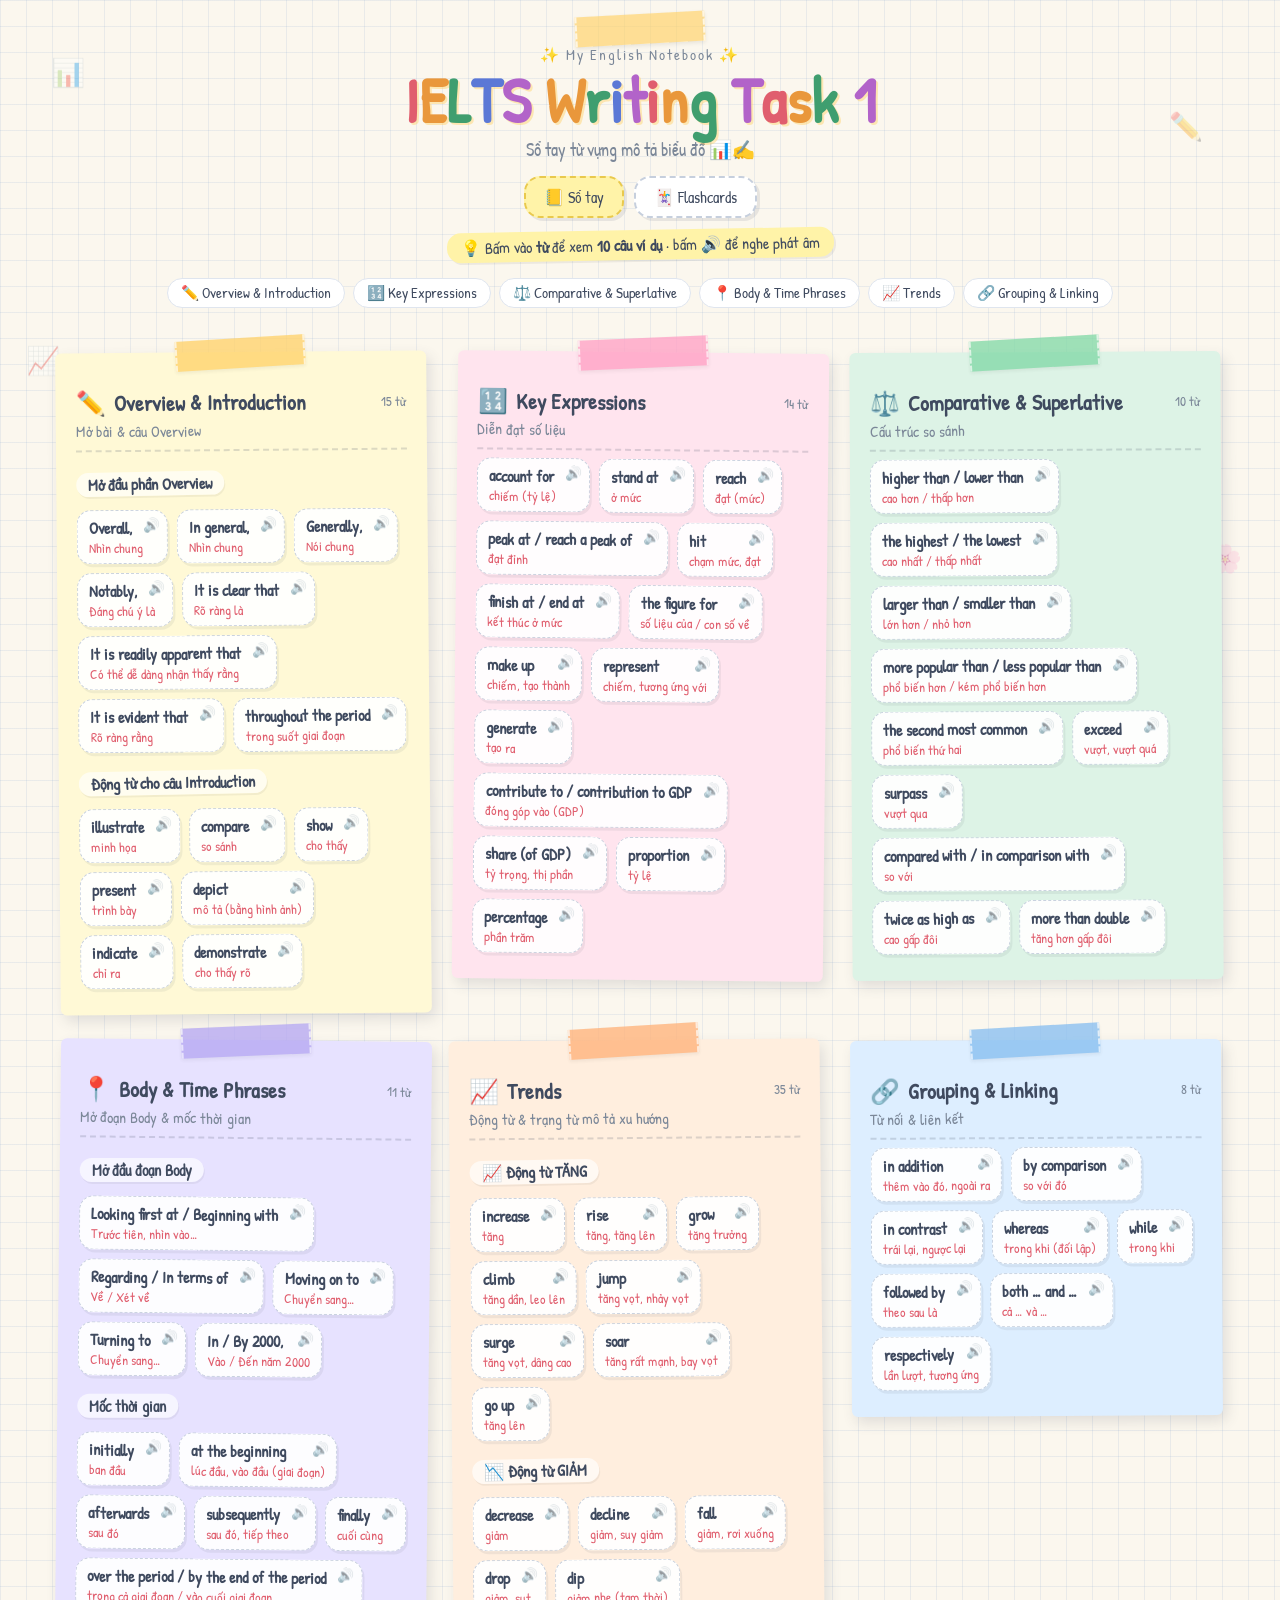
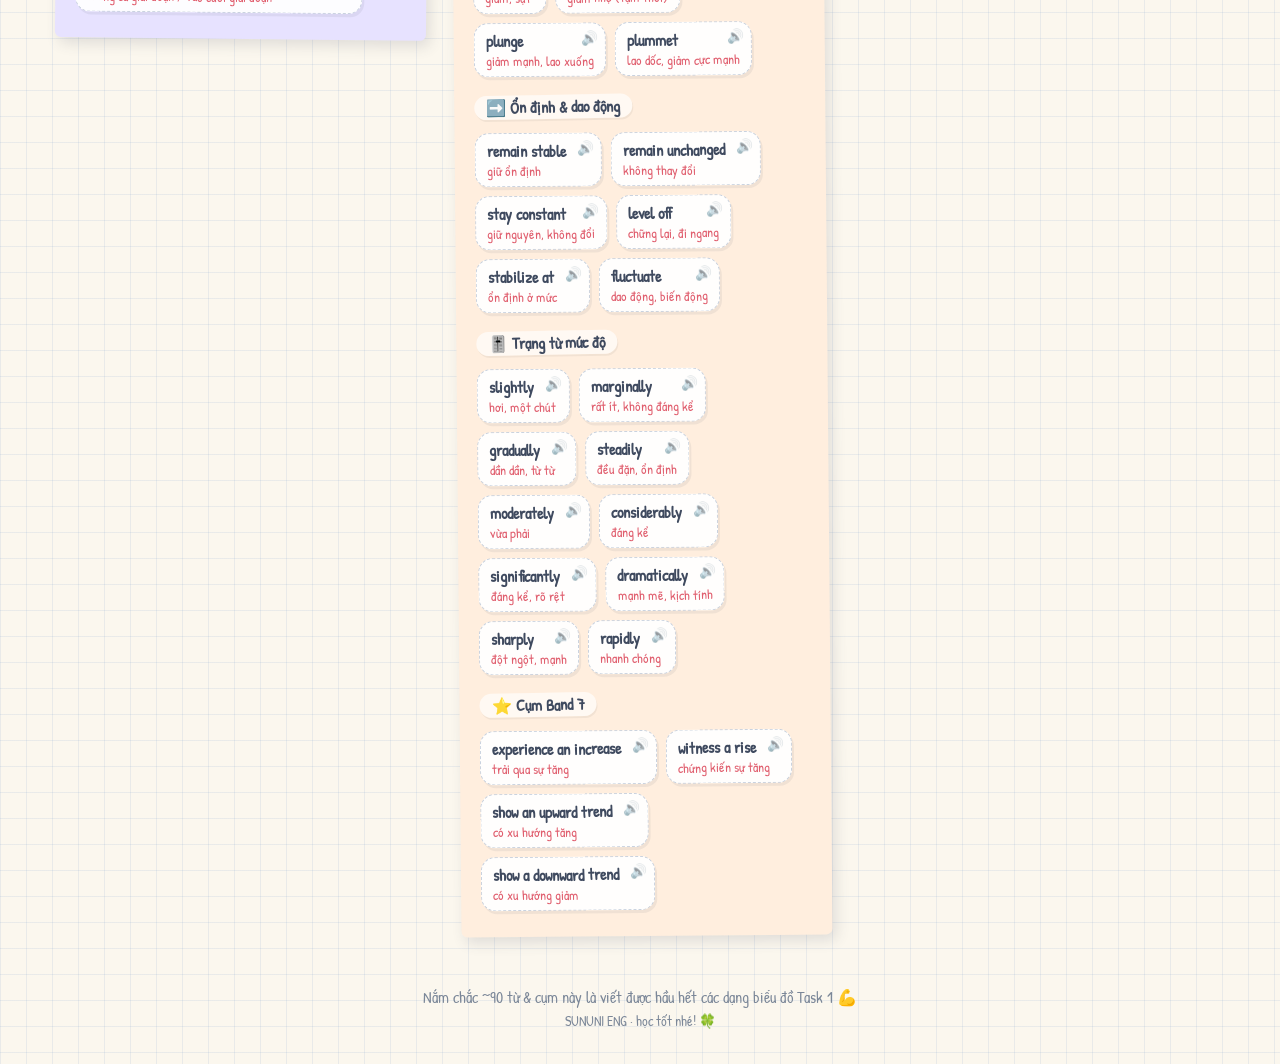
<file: index.html>
<!DOCTYPE html>
<html lang="vi">
<head>
<meta charset="UTF-8">
<meta name="viewport" content="width=device-width, initial-scale=1.0">
<title>IELTS Task 1 · Sổ tay từ vựng biểu đồ</title>
<link rel="stylesheet" href="css/style.css">
</head>
<body>

<div class="doodles" aria-hidden="true">
  <span class="doodle" style="top:6%;left:4%">📊</span>
  <span class="doodle" style="top:12%;right:6%">✏️</span>
  <span class="doodle" style="top:38%;left:2%">📈</span>
  <span class="doodle" style="top:60%;right:3%">🌸</span>
  <span class="doodle" style="top:80%;left:5%">⭐</span>
  <span class="doodle" style="top:88%;right:8%">📝</span>
</div>

<header class="hero">
  <div class="tape tape-hero" aria-hidden="true"></div>
  <p class="hero-kicker">✨ My English Notebook ✨</p>
  <h1 id="heroTitle">IELTS Writing Task 1</h1>
  <p class="subtitle">Sổ tay từ vựng mô tả biểu đồ 📊✍️</p>
  <nav class="nav">
    <a class="btn btn-active" href="index.html">📒 Sổ tay</a>
    <a class="btn" href="flashcards.html">🃏 Flashcards</a>
  </nav>
  <p class="hint">💡 Bấm vào <b>từ</b> để xem <b>10 câu ví dụ</b> · bấm <b>🔊</b> để nghe phát âm</p>
  <nav class="toc" id="toc"></nav>
</header>

<main id="board" class="board"></main>

<footer class="footer">
  <p>Nắm chắc ~90 từ &amp; cụm này là viết được hầu hết các dạng biểu đồ Task 1 💪</p>
  <p class="footer-small">SUNUNI ENG · học tốt nhé! 🍀</p>
</footer>

<!-- Popup 10 câu ví dụ -->
<div id="overlay" class="overlay" hidden>
  <div class="popup" role="dialog" aria-modal="true" aria-labelledby="popWord">
    <div class="tape tape-popup" aria-hidden="true"></div>
    <button id="popClose" class="pop-close" title="Đóng (Esc)">✖</button>
    <div class="pop-head">
      <span id="popTag" class="pop-tag"></span>
      <h2 id="popWord"></h2>
      <p class="pop-vn-row">
        <button id="popSpeak" class="spk-big" title="Nghe phát âm">🔊</button>
        <span id="popVn"></span>
      </p>
    </div>
    <p class="pop-sub">✏️ 10 câu ví dụ — bấm 🔊 để nghe từng câu:</p>
    <ol id="popList" class="pop-list"></ol>
  </div>
</div>

<script src="js/common.js"></script>
<script src="js/data-1.js"></script>
<script src="js/data-2.js"></script>
<script src="js/data-3.js"></script>
<script src="js/data-4.js"></script>
<script src="js/data-5a.js"></script>
<script src="js/data-5b.js"></script>
<script src="js/data-6.js"></script>
<script src="js/effects.js"></script>
<script src="js/app.js"></script>
</body>
</html>
</file>
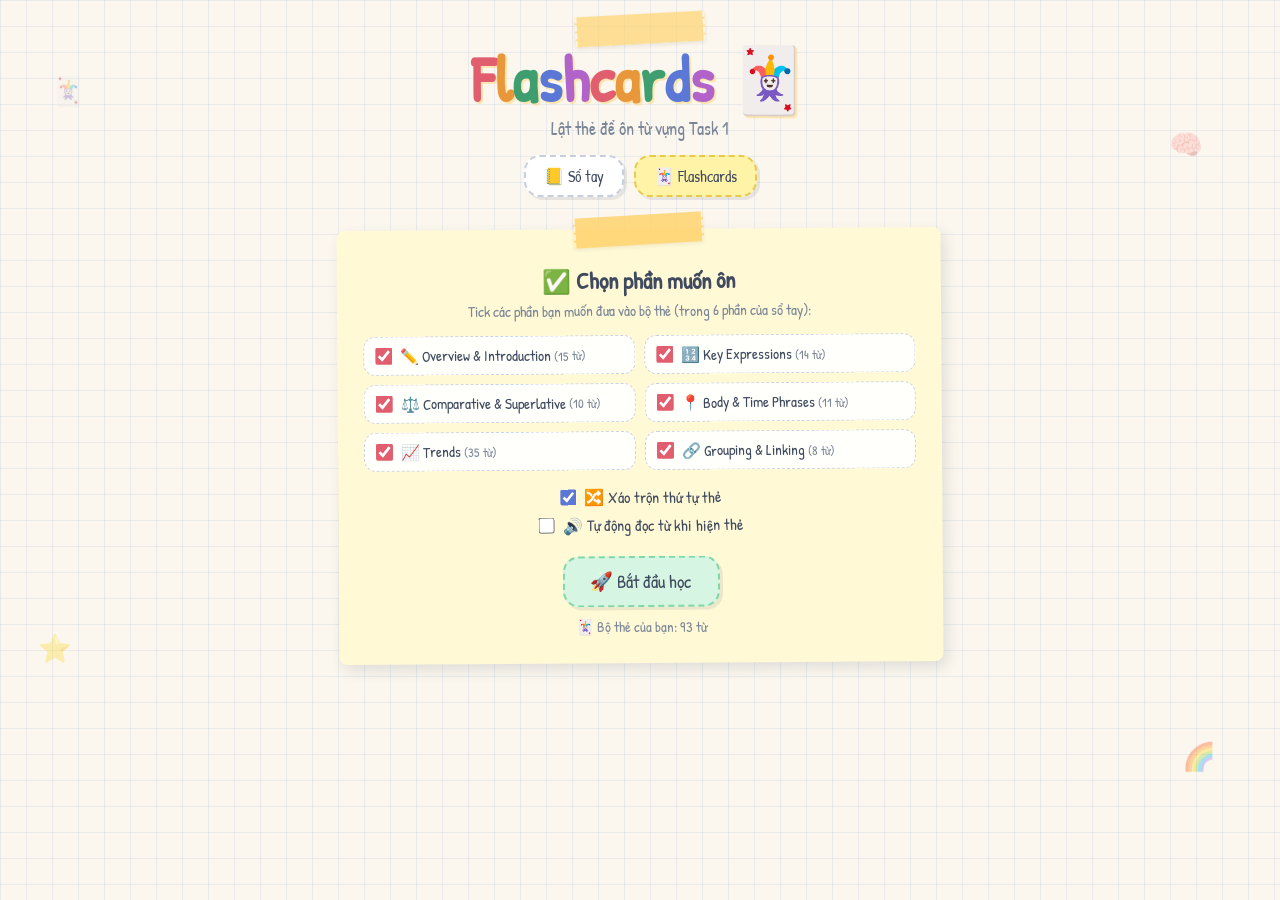
<file: flashcards.html>
<!DOCTYPE html>
<html lang="vi">
<head>
<meta charset="UTF-8">
<meta name="viewport" content="width=device-width, initial-scale=1.0">
<title>IELTS Task 1 · Flashcards</title>
<link rel="stylesheet" href="css/style.css">
</head>
<body class="fc-page">

<div class="doodles" aria-hidden="true">
  <span class="doodle" style="top:8%;left:4%">🃏</span>
  <span class="doodle" style="top:14%;right:6%">🧠</span>
  <span class="doodle" style="top:70%;left:3%">⭐</span>
  <span class="doodle" style="top:82%;right:5%">🌈</span>
</div>

<header class="hero hero-small">
  <div class="tape tape-hero" aria-hidden="true"></div>
  <h1 id="heroTitle">Flashcards 🃏</h1>
  <p class="subtitle">Lật thẻ để ôn từ vựng Task 1</p>
  <nav class="nav">
    <a class="btn" href="index.html">📒 Sổ tay</a>
    <a class="btn btn-active" href="flashcards.html">🃏 Flashcards</a>
  </nav>
</header>

<!-- Màn hình chọn phần ôn -->
<section id="setup" class="setup">
  <div class="setup-card">
    <div class="tape" aria-hidden="true"></div>
    <h2>✅ Chọn phần muốn ôn</h2>
    <p class="setup-hint">Tick các phần bạn muốn đưa vào bộ thẻ (trong 6 phần của sổ tay):</p>
    <div id="secPicker" class="sec-picker"></div>
    <label class="opt-row"><input type="checkbox" id="optShuffle" checked> 🔀 Xáo trộn thứ tự thẻ</label>
    <label class="opt-row"><input type="checkbox" id="optAutoSpeak"> 🔊 Tự động đọc từ khi hiện thẻ</label>
    <button id="btnStart" class="btn btn-big">🚀 Bắt đầu học</button>
    <p id="setupCount" class="setup-count"></p>
  </div>
</section>

<!-- Màn hình học -->
<section id="study" class="study" hidden>
  <div class="progress-wrap">
    <div class="progress-bar"><div id="progressFill" class="progress-fill"></div></div>
    <p id="progressText" class="progress-text"></p>
  </div>

  <div id="card" class="fc" title="Bấm để lật thẻ (Space)">
    <div class="fc-inner">
      <div class="fc-face fc-front">
        <span class="fc-label">English 🇬🇧</span>
        <p id="fcWord" class="fc-word"></p>
        <button id="fcSpeakFront" class="spk-big" title="Nghe phát âm">🔊</button>
        <span class="fc-flip-hint">👆 bấm để lật</span>
      </div>
      <div class="fc-face fc-back">
        <span class="fc-label">Nghĩa 🇻🇳</span>
        <p id="fcVn" class="fc-vn"></p>
        <p id="fcExample" class="fc-example"></p>
        <button id="fcSpeakBack" class="spk-big" title="Nghe câu ví dụ">🔊</button>
      </div>
    </div>
  </div>

  <div class="fc-controls">
    <button id="btnAgain" class="btn btn-again">❌ Chưa thuộc</button>
    <button id="btnGot" class="btn btn-got">✅ Đã thuộc</button>
  </div>
  <p class="fc-keys">⌨️ Space: lật thẻ · ←: chưa thuộc · →: đã thuộc · S: nghe</p>
  <button id="btnQuit" class="btn btn-quit">↩ Chọn lại phần ôn</button>
</section>

<!-- Màn hình kết quả -->
<section id="result" class="result" hidden>
  <div class="setup-card">
    <div class="tape" aria-hidden="true"></div>
    <h2>🎉 Hoàn thành!</h2>
    <p id="resultText" class="result-text"></p>
    <div class="result-btns">
      <button id="btnReviewUnknown" class="btn btn-big">🔁 Ôn lại từ chưa thuộc</button>
      <button id="btnRestart" class="btn">🚀 Học lại từ đầu</button>
      <button id="btnBackSetup" class="btn">↩ Chọn phần khác</button>
    </div>
  </div>
</section>

<script src="js/common.js"></script>
<script src="js/data-1.js"></script>
<script src="js/data-2.js"></script>
<script src="js/data-3.js"></script>
<script src="js/data-4.js"></script>
<script src="js/data-5a.js"></script>
<script src="js/data-5b.js"></script>
<script src="js/data-6.js"></script>
<script src="js/effects.js"></script>
<script src="js/flashcards.js"></script>
</body>
</html>
</file>
<file: css/style.css>
/* ============ IELTS Task 1 Notebook — pastel handwritten style ============ */
/* Font viết tay Patrick Hand — hỗ trợ đầy đủ dấu tiếng Việt, load offline từ ./fonts */
@font-face{
  font-family:'Patrick Hand';font-style:normal;font-weight:400;font-display:swap;
  src:url('../fonts/patrick-hand-vietnamese.woff2') format('woff2');
  unicode-range:U+0102-0103,U+0110-0111,U+0128-0129,U+0168-0169,U+01A0-01A1,U+01AF-01B0,U+0300-0301,U+0303-0304,U+0308-0309,U+0323,U+0329,U+1EA0-1EF9,U+20AB;
}
@font-face{
  font-family:'Patrick Hand';font-style:normal;font-weight:400;font-display:swap;
  src:url('../fonts/patrick-hand-latin-ext.woff2') format('woff2');
  unicode-range:U+0100-02BA,U+02BD-02C5,U+02C7-02CC,U+02CE-02D7,U+02DD-02FF,U+0304,U+0308,U+0329,U+1D00-1DBF,U+1E00-1E9F,U+1EF2-1EFF,U+2020,U+20A0-20AB,U+20AD-20C0,U+2113,U+2C60-2C7F,U+A720-A7FF;
}
@font-face{
  font-family:'Patrick Hand';font-style:normal;font-weight:400;font-display:swap;
  src:url('../fonts/patrick-hand-latin.woff2') format('woff2');
  unicode-range:U+0000-00FF,U+0131,U+0152-0153,U+02BB-02BC,U+02C6,U+02DA,U+02DC,U+0304,U+0308,U+0329,U+2000-206F,U+20AC,U+2122,U+2191,U+2193,U+2212,U+2215,U+FEFF,U+FFFD;
}
:root{
  --ink:#3f4a5f;
  --ink-soft:#7b8798;
  --red-pen:#e05e6e;
  --hl-yellow:#fff3a8;
  --c1-bg:#fff9d6; --c1-tape:#ffd166;
  --c2-bg:#ffe4ee; --c2-tape:#ff9ec3;
  --c3-bg:#ddf3e6; --c3-tape:#7fd8a5;
  --c4-bg:#e7e2ff; --c4-tape:#b3a5f2;
  --c5-bg:#ffeede; --c5-tape:#ffb076;
  --c6-bg:#ddeeff; --c6-tape:#84bdf0;
  --paper:#fdfbf3;
  --hand:'Patrick Hand','Segoe Print','Comic Sans MS',cursive;
  --hand-big:'Patrick Hand','Gabriola','Segoe Print','Comic Sans MS',cursive;
}
*{box-sizing:border-box;margin:0;padding:0}
[hidden]{display:none !important}
/* chạm mượt trên mobile: bỏ vệt highlight xanh, tắt double-tap zoom trên nút */
button,a,label{-webkit-tap-highlight-color:transparent;touch-action:manipulation}
html{scroll-behavior:smooth}
body{
  font-family:var(--hand);
  color:var(--ink);
  background-color:#fbf7ee;
  background-image:
    linear-gradient(rgba(122,158,207,.14) 1px,transparent 1px),
    linear-gradient(90deg,rgba(122,158,207,.14) 1px,transparent 1px);
  background-size:26px 26px;
  min-height:100vh;
  overflow-x:hidden;
}

/* ---------- floating doodles ---------- */
.doodles{position:fixed;inset:0;pointer-events:none;z-index:0}
.doodle{position:absolute;font-size:1.7rem;opacity:.35;animation:floaty 6s ease-in-out infinite}
.doodle:nth-child(2n){animation-duration:8s;animation-delay:1.2s}
.doodle:nth-child(3n){animation-duration:7s;animation-delay:2s}
@keyframes floaty{0%,100%{transform:translateY(0) rotate(-4deg)}50%{transform:translateY(-14px) rotate(5deg)}}

/* ---------- hero ---------- */
.hero{position:relative;text-align:center;padding:44px 16px 18px;z-index:1}
.hero-small{padding-bottom:6px}
.hero-kicker{color:var(--ink-soft);letter-spacing:2px;font-size:.95rem}
.hero h1{
  font-family:var(--hand-big);
  font-size:clamp(2.3rem,6vw,4rem);
  line-height:1.1;
  color:var(--ink);
  text-shadow:2px 2px 0 rgba(255,209,102,.45);
}
/* mỗi ký tự một màu bút — kiểu chữ hand-lettering nhiều màu */
.hero h1 .bt:nth-child(5n+1){color:#e05e6e}
.hero h1 .bt:nth-child(5n+2){color:#e9973b}
.hero h1 .bt:nth-child(5n+3){color:#3f9e6f}
.hero h1 .bt:nth-child(5n+4){color:#5b78d6}
.hero h1 .bt:nth-child(5n+5){color:#b263c9}
.subtitle{font-size:1.15rem;color:var(--ink-soft);margin-top:2px}
.tape{
  position:absolute;width:130px;height:30px;top:-14px;left:50%;
  transform:translateX(-50%) rotate(-3deg);
  background:rgba(255,209,102,.65);
  box-shadow:0 2px 4px rgba(0,0,0,.08);
  border-left:2px dashed rgba(255,255,255,.7);
  border-right:2px dashed rgba(255,255,255,.7);
}
.tape-hero{top:14px}
.hint{margin-top:12px;font-size:1rem;background:var(--hl-yellow);display:inline-block;
  padding:4px 14px;border-radius:14px;transform:rotate(-1deg);box-shadow:2px 2px 0 rgba(0,0,0,.06)}

/* ---------- nav buttons ---------- */
.nav{margin-top:14px;display:flex;gap:10px;justify-content:center;flex-wrap:wrap}
.btn{
  font-family:var(--hand);font-size:1.02rem;color:var(--ink);
  background:#fff;border:2px dashed #c6cfdd;border-radius:16px;
  padding:8px 18px;cursor:pointer;text-decoration:none;display:inline-block;
  box-shadow:3px 3px 0 rgba(63,74,95,.10);
  transition:transform .15s,box-shadow .15s,background .15s;
}
.btn:hover{transform:translateY(-2px) rotate(-1deg);box-shadow:4px 5px 0 rgba(63,74,95,.13);background:#fffef2}
.btn-active{background:var(--hl-yellow);border-color:#e9c94d}
.btn-big{font-size:1.15rem;padding:11px 26px;background:#d7f5e3;border-color:#7fd8a5}

/* ---------- table of contents pills ---------- */
.toc{margin-top:18px;display:flex;gap:8px;justify-content:center;flex-wrap:wrap}
.toc a{
  font-size:.92rem;text-decoration:none;color:var(--ink);
  background:#fff;border:1.5px solid #dfe5ee;border-radius:999px;padding:4px 13px;
  transition:transform .15s,background .15s;
}
.toc a:hover{transform:scale(1.06) rotate(-1deg);background:var(--hl-yellow)}

/* ---------- board & section cards ---------- */
.board{
  position:relative;z-index:1;
  max-width:1200px;margin:26px auto 40px;padding:0 18px;
  display:grid;grid-template-columns:repeat(auto-fit,minmax(min(330px,100%),1fr));
  gap:26px;align-items:start;
}
.card{
  position:relative;border-radius:6px;padding:34px 20px 22px;
  box-shadow:4px 6px 14px rgba(63,74,95,.14);
  transform:rotate(-.5deg);
  opacity:0;translate:0 26px;
  transition:opacity .6s ease,translate .6s ease;
}
.card.in{opacity:1;translate:0 0}
.card:nth-child(2n){transform:rotate(.6deg)}
.card:nth-child(3n){transform:rotate(-.3deg)}
.card.c1{background:var(--c1-bg)} .card.c1 .tape{background:var(--c1-tape)}
.card.c2{background:var(--c2-bg)} .card.c2 .tape{background:var(--c2-tape)}
.card.c3{background:var(--c3-bg)} .card.c3 .tape{background:var(--c3-tape)}
.card.c4{background:var(--c4-bg)} .card.c4 .tape{background:var(--c4-tape)}
.card.c5{background:var(--c5-bg)} .card.c5 .tape{background:var(--c5-tape)}
.card.c6{background:var(--c6-bg)} .card.c6 .tape{background:var(--c6-tape)}
.card .tape{opacity:.75}
.card h2{font-size:1.35rem;display:flex;align-items:center;gap:8px}
.card h2 .icon{font-size:1.5rem}
.sec-vn{color:var(--ink-soft);font-size:.98rem;margin:2px 0 6px;
  border-bottom:2px dashed rgba(63,74,95,.18);padding-bottom:8px}
.card h3{
  font-size:1.02rem;margin:14px 0 6px;color:var(--ink);
  display:inline-block;background:rgba(255,255,255,.65);
  padding:1px 12px;border-radius:12px;transform:rotate(-.6deg);
  box-shadow:1px 2px 0 rgba(0,0,0,.05);
}
.count-badge{font-size:.85rem;color:var(--ink-soft);margin-left:auto;font-weight:normal}

/* ---------- word chips ---------- */
.chips{display:flex;flex-wrap:wrap;gap:9px;margin:8px 0 4px}
.chip{
  font-family:var(--hand);text-align:left;
  background:rgba(255,255,255,.92);border:1.6px dashed #c9d2df;border-radius:14px;
  padding:6px 11px;cursor:pointer;
  display:flex;flex-direction:column;gap:0;position:relative;
  box-shadow:2px 3px 0 rgba(63,74,95,.08);
  transition:transform .14s,box-shadow .14s,background .14s,border-color .14s;
}
.chip:hover{
  transform:translateY(-3px) rotate(-1deg);
  background:linear-gradient(transparent 55%,var(--hl-yellow) 55%);
  border-color:#e9c94d;box-shadow:3px 5px 0 rgba(63,74,95,.12);
}
.chip .w{font-size:1.02rem;color:var(--ink);font-weight:bold;padding-right:24px}
.chip .vn{font-size:.85rem;color:var(--red-pen)}
.chip .spk{
  position:absolute;top:5px;right:7px;font-size:.85rem;opacity:.5;
  transition:opacity .15s,transform .15s;
}
.chip:hover .spk{opacity:1;transform:scale(1.2)}

/* ---------- popup ---------- */
.overlay{
  position:fixed;inset:0;z-index:50;
  background:rgba(63,74,95,.45);backdrop-filter:blur(3px);
  display:flex;align-items:center;justify-content:center;padding:18px;
  animation:fadeIn .2s ease;
}
@keyframes fadeIn{from{opacity:0}to{opacity:1}}
.popup{
  position:relative;width:min(680px,100%);max-height:86vh;max-height:86dvh;overflow-y:auto;
  background:
    linear-gradient(90deg,transparent 46px,rgba(224,94,110,.35) 46px,rgba(224,94,110,.35) 48px,transparent 48px),
    repeating-linear-gradient(var(--paper),var(--paper) 30px,#dce7f3 31px);
  border-radius:8px;box-shadow:0 14px 40px rgba(0,0,0,.28);
  padding:30px 26px 26px 62px;
  animation:popIn .28s cubic-bezier(.2,1.4,.4,1);
}
@keyframes popIn{from{transform:scale(.85) rotate(-1.5deg);opacity:0}to{transform:scale(1) rotate(0);opacity:1}}
.tape-popup{top:-12px;background:rgba(179,165,242,.7)}
.pop-close{
  position:absolute;top:10px;right:12px;border:none;background:#ffe4ee;
  font-size:1rem;width:34px;height:34px;border-radius:50%;cursor:pointer;
  box-shadow:1px 2px 0 rgba(0,0,0,.1);transition:transform .15s;
  font-family:var(--hand);
}
.pop-close:hover{transform:rotate(90deg) scale(1.1)}
.pop-tag{
  font-size:.82rem;background:var(--hl-yellow);padding:2px 11px;border-radius:10px;
  display:inline-block;transform:rotate(-1deg);
}
#popWord{font-size:1.7rem;margin-top:6px;font-family:var(--hand)}
.pop-vn-row{display:flex;align-items:center;gap:10px;margin-top:2px}
#popVn{color:var(--red-pen);font-size:1.12rem}
.spk-big{
  border:2px dashed #c9d2df;background:#fff;border-radius:50%;
  width:40px;height:40px;font-size:1.05rem;cursor:pointer;flex:none;
  transition:transform .15s,background .15s;
}
.spk-big:hover{transform:scale(1.15) rotate(-8deg);background:var(--hl-yellow)}
.pop-sub{margin:14px 0 4px;color:var(--ink-soft);font-size:.95rem}
.pop-list{list-style:none;counter-reset:sent}
.pop-list li{
  counter-increment:sent;position:relative;
  display:flex;align-items:flex-start;gap:9px;
  padding:7px 0 7px 30px;font-size:1.02rem;line-height:1.55;
  border-bottom:1px dashed rgba(63,74,95,.12);
}
.pop-list li::before{
  content:counter(sent);position:absolute;left:0;top:9px;
  width:22px;height:22px;border-radius:50%;background:#e7e2ff;
  font-size:.8rem;display:flex;align-items:center;justify-content:center;
  color:var(--ink);
}
.pop-list .spk-s{
  border:none;background:none;font-size:1rem;cursor:pointer;flex:none;
  opacity:.55;transition:opacity .15s,transform .15s;padding:2px;
}
.pop-list .spk-s:hover{opacity:1;transform:scale(1.25)}
mark{
  background:linear-gradient(transparent 30%,var(--hl-yellow) 30%);
  color:inherit;padding:0 2px;border-radius:3px;font-weight:bold;
}

/* ---------- footer ---------- */
.footer{position:relative;z-index:1;text-align:center;padding:10px 16px 34px;color:var(--ink-soft)}
.footer-small{font-size:.85rem;margin-top:4px}

/* ================= FLASHCARDS PAGE ================= */
.setup,.study,.result{position:relative;z-index:1;max-width:640px;margin:26px auto 50px;padding:0 18px}
.setup-card{
  position:relative;background:var(--c1-bg);border-radius:8px;
  padding:36px 26px 26px;box-shadow:4px 6px 14px rgba(63,74,95,.14);
  transform:rotate(-.4deg);text-align:center;
}
.setup-card .tape{background:var(--c1-tape);opacity:.8}
.setup-card h2{font-size:1.45rem}
.setup-hint{color:var(--ink-soft);font-size:.95rem;margin:4px 0 14px}
.sec-picker{display:grid;grid-template-columns:1fr 1fr;gap:9px;margin-bottom:16px;text-align:left}
.sec-pick{
  display:flex;align-items:center;gap:8px;background:rgba(255,255,255,.9);
  border:1.6px dashed #c9d2df;border-radius:12px;padding:8px 11px;cursor:pointer;
  font-size:.95rem;transition:transform .14s,background .14s;
}
.sec-pick:hover{transform:translateY(-2px);background:#fffef0}
.sec-pick input{accent-color:#e05e6e;width:17px;height:17px;flex:none}
.sec-pick .n{font-size:.8rem;color:var(--ink-soft)}
.opt-row{display:flex;align-items:center;justify-content:center;gap:8px;margin:6px 0;cursor:pointer}
.opt-row input{accent-color:#5b78d6;width:16px;height:16px}
#btnStart{margin-top:14px}
.setup-count{margin-top:10px;color:var(--ink-soft);font-size:.92rem}

/* progress */
.progress-wrap{margin-bottom:18px;text-align:center}
.progress-bar{height:14px;background:#fff;border:2px dashed #c9d2df;border-radius:10px;overflow:hidden}
.progress-fill{height:100%;width:0;border-radius:8px;transition:width .3s ease;
  background:repeating-linear-gradient(45deg,#ffd166,#ffd166 10px,#ffe199 10px,#ffe199 20px)}
.progress-text{margin-top:6px;color:var(--ink-soft);font-size:.95rem}

/* flip card */
.fc{perspective:1300px;height:340px;cursor:pointer;margin-bottom:18px}
.fc-inner{
  position:relative;width:100%;height:100%;
  transform-style:preserve-3d;transition:transform .55s cubic-bezier(.3,1.3,.5,1);
}
.fc.flipped .fc-inner{transform:rotateY(180deg)}
.fc-face{
  position:absolute;inset:0;backface-visibility:hidden;-webkit-backface-visibility:hidden;
  border-radius:12px;box-shadow:5px 7px 16px rgba(63,74,95,.18);
  display:flex;flex-direction:column;align-items:center;justify-content:center;
  gap:12px;padding:26px;text-align:center;
}
.fc-front{background:var(--c6-bg)}
.fc-back{background:var(--c2-bg);transform:rotateY(180deg)}
.fc-label{
  position:absolute;top:12px;left:16px;font-size:.85rem;color:var(--ink-soft);
  background:rgba(255,255,255,.75);padding:2px 11px;border-radius:10px;transform:rotate(-2deg);
}
.fc-word{font-size:clamp(1.6rem,5vw,2.4rem);font-weight:bold;line-height:1.25}
.fc-vn{font-size:1.5rem;color:var(--red-pen);font-weight:bold}
.fc-example{font-size:1.02rem;line-height:1.5;color:var(--ink);
  background:rgba(255,255,255,.75);padding:8px 14px;border-radius:10px;max-width:92%}
.fc-flip-hint{position:absolute;bottom:12px;font-size:.85rem;color:var(--ink-soft);opacity:.8}
.fc-controls{display:flex;gap:14px;justify-content:center}
.btn-again{background:#ffe4ee;border-color:#ff9ec3;font-size:1.08rem;padding:10px 22px}
.btn-got{background:#ddf3e6;border-color:#7fd8a5;font-size:1.08rem;padding:10px 22px}
.fc-keys{text-align:center;color:var(--ink-soft);font-size:.85rem;margin-top:12px}
.btn-quit{display:block;margin:16px auto 0;font-size:.9rem}
.result-text{font-size:1.1rem;margin:10px 0 18px;line-height:1.7}
.result-btns{display:flex;flex-direction:column;gap:10px;align-items:center}

/* ---------- reactbits-style effects ---------- */
.bt{display:inline-block;opacity:0;filter:blur(9px);transform:translateY(12px);
  transition:opacity .5s ease,filter .5s ease,transform .5s ease}
.bt-in .bt{opacity:1;filter:blur(0);transform:translateY(0)}
.spark{
  position:fixed;z-index:99;width:9px;height:9px;border-radius:50%;
  pointer-events:none;translate:-50% -50%;
  animation:sparkfly .6s ease-out forwards;
}
@keyframes sparkfly{
  from{opacity:1;transform:translate(0,0) scale(1)}
  to{opacity:0;transform:translate(var(--dx),var(--dy)) scale(.2)}
}

/* ---------- thiết bị cảm ứng: không có hover ---------- */
@media (hover:none){
  .chip .spk{opacity:.85}
  .pop-list .spk-s{opacity:.8}
  .chip:hover,.btn:hover,.toc a:hover{transform:none}
}

/* ---------- tablet nhỏ ---------- */
@media (max-width:768px){
  .board{gap:20px;padding:0 14px}
  .hero{padding:36px 14px 16px}
  .doodle{font-size:1.3rem;opacity:.25}
}

/* ---------- điện thoại ---------- */
@media (max-width:560px){
  .hero{padding:28px 10px 12px}
  .hero h1{font-size:clamp(2rem,9vw,2.6rem)}
  .subtitle{font-size:1.02rem}
  .hint{font-size:.88rem;padding:4px 10px}
  .btn{font-size:.95rem;padding:7px 14px}
  .toc{gap:6px}
  .toc a{font-size:.82rem;padding:3px 10px}
  .tape{width:100px;height:24px}

  .board{padding:0 10px;gap:16px;margin:16px auto 28px}
  .card{padding:28px 13px 16px}
  .card h2{font-size:1.2rem}
  .chips{gap:7px}
  .chip{padding:5px 9px}
  .chip .w{font-size:.98rem;padding-right:20px}

  /* popup: thu hẹp lề, dời lằn đỏ vào sát mép */
  .overlay{padding:10px}
  .popup{
    padding:24px 14px 18px 42px;
    background:
      linear-gradient(90deg,transparent 30px,rgba(224,94,110,.35) 30px,rgba(224,94,110,.35) 32px,transparent 32px),
      repeating-linear-gradient(var(--paper),var(--paper) 30px,#dce7f3 31px);
  }
  #popWord{font-size:1.35rem}
  #popVn{font-size:1rem}
  .spk-big{width:36px;height:36px}
  .pop-list li{font-size:.96rem;padding:6px 0 6px 26px;gap:6px}
  .pop-list li::before{width:20px;height:20px;font-size:.72rem}

  /* flashcards */
  .setup,.study,.result{padding:0 12px;margin-top:16px}
  .setup-card{padding:30px 16px 20px}
  .sec-picker{grid-template-columns:1fr}
  .fc{height:min(300px,58vh)}
  .fc-word{font-size:clamp(1.4rem,7.5vw,2rem)}
  .fc-vn{font-size:1.3rem}
  .fc-example{font-size:.95rem}
  .fc-controls{gap:10px}
  .btn-again,.btn-got{flex:1;max-width:220px;font-size:1rem;padding:10px 8px}
  .fc-keys{display:none} /* phím tắt không dùng trên mobile */
}

/* ---------- điện thoại xoay ngang ---------- */
@media (max-height:520px) and (orientation:landscape){
  .hero{padding:16px 10px 8px}
  .hero h1{font-size:1.8rem}
  .fc{height:64vh;min-height:200px}
}

@media (prefers-reduced-motion:reduce){
  *,*::before,*::after{animation-duration:.01ms !important;transition-duration:.01ms !important}
}
</file>
